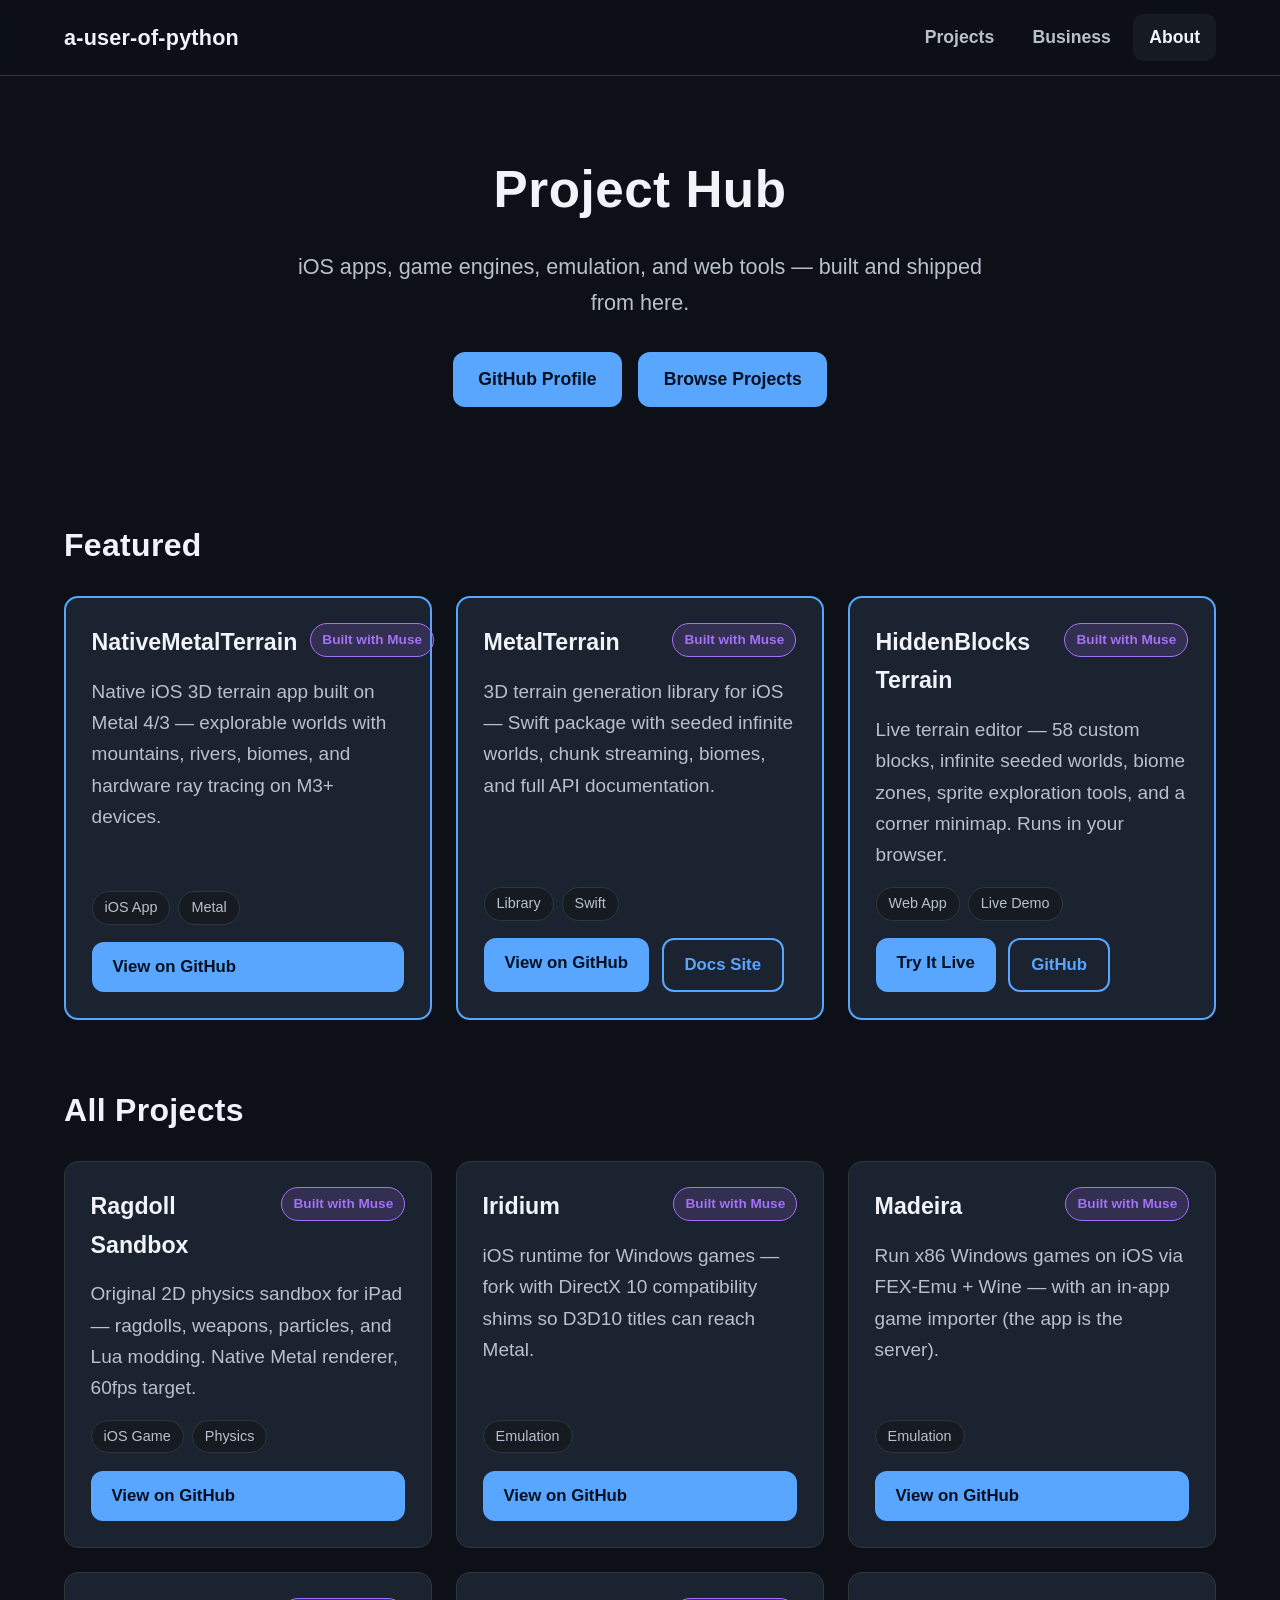
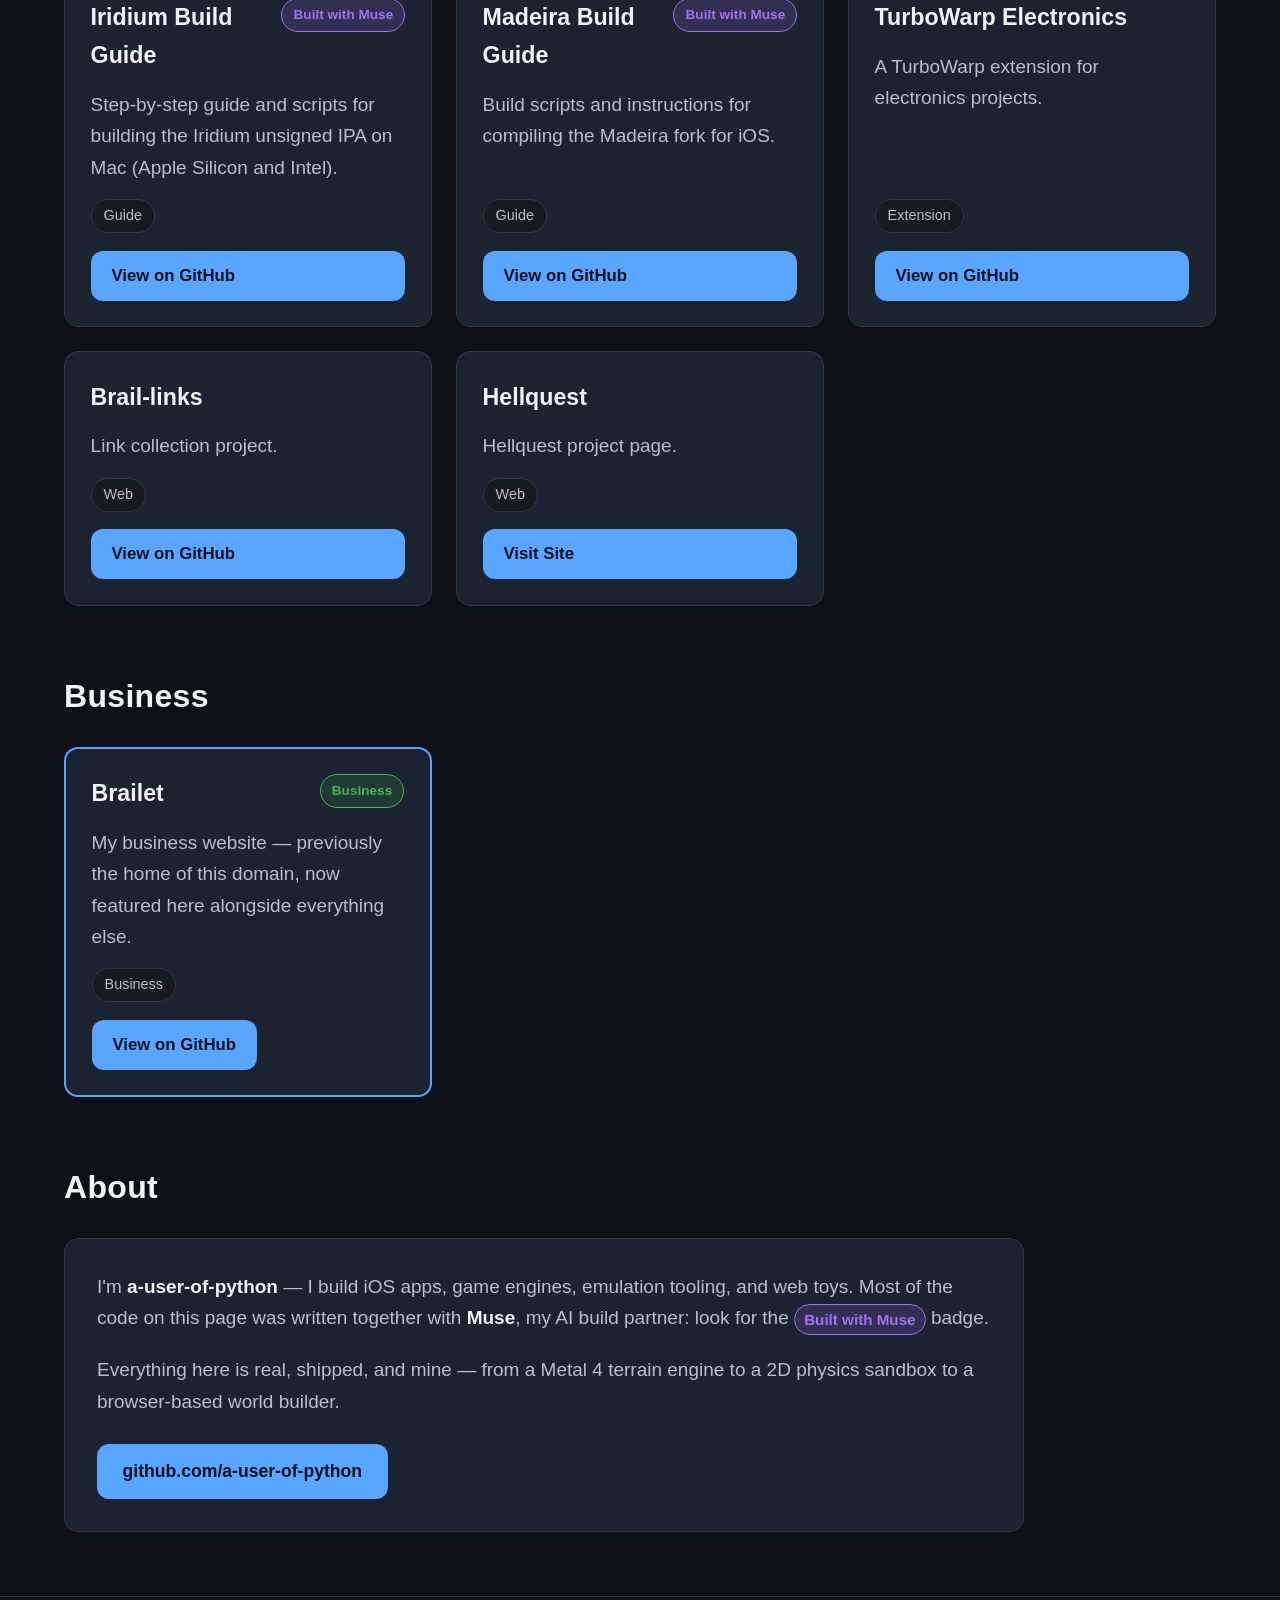
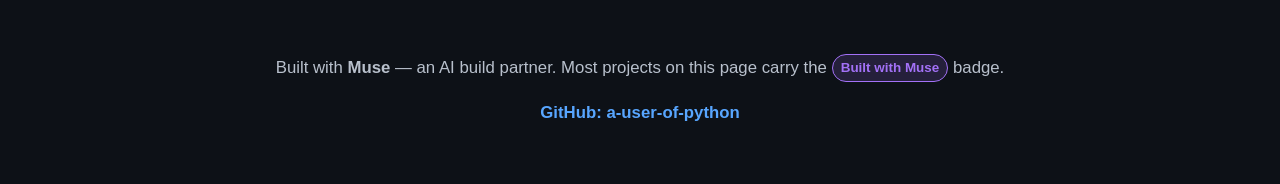
<file: index.html>
<!DOCTYPE html>
<html lang="en">
<head>
<meta charset="UTF-8">
<meta name="viewport" content="width=device-width, initial-scale=1.0">
<title>a-user-of-python — Project Hub</title>
<meta name="description" content="Projects, apps, libraries and emulators by a-user-of-python.">
<link rel="stylesheet" href="style.css">
</head>
<body>

<header class="site-header">
  <div class="header-inner">
    <a class="brand" href="#top">a-user-of-python</a>
    <nav class="site-nav" aria-label="Main navigation">
      <a href="#projects">Projects</a>
      <a href="#business">Business</a>
      <a href="#about">About</a>
    </nav>
  </div>
</header>

<main id="top">

  <!-- Hero -->
  <section class="hero">
    <h1>Project Hub</h1>
    <p class="lede">iOS apps, game engines, emulation, and web tools — built and shipped from here.</p>
    <div class="hero-links">
      <a class="btn btn-primary" href="https://github.com/a-user-of-python" target="_blank" rel="noopener">GitHub Profile</a>
      <a class="btn" href="#projects">Browse Projects</a>
    </div>
  </section>

  <!-- Featured -->
  <section class="section" id="featured" aria-labelledby="featured-heading">
    <h2 id="featured-heading">Featured</h2>
    <div class="card-grid featured-grid">

      <article class="card featured-card">
        <div class="card-top">
          <h3>NativeMetalTerrain</h3>
          <span class="badge badge-muse">Built with Muse</span>
        </div>
        <p>Native iOS 3D terrain app built on Metal 4/3 — explorable worlds with mountains, rivers, biomes, and hardware ray tracing on M3+ devices.</p>
        <div class="tags"><span class="tag">iOS App</span><span class="tag">Metal</span></div>
        <a class="btn btn-card" href="https://github.com/a-user-of-python/NativeMetalTerrain" target="_blank" rel="noopener">View on GitHub</a>
      </article>

      <article class="card featured-card">
        <div class="card-top">
          <h3>MetalTerrain</h3>
          <span class="badge badge-muse">Built with Muse</span>
        </div>
        <p>3D terrain generation library for iOS — Swift package with seeded infinite worlds, chunk streaming, biomes, and full API documentation.</p>
        <div class="tags"><span class="tag">Library</span><span class="tag">Swift</span></div>
        <div class="card-actions">
          <a class="btn btn-card" href="https://github.com/a-user-of-python/MetalTerrain" target="_blank" rel="noopener">View on GitHub</a>
          <a class="btn btn-card btn-ghost" href="https://a-user-of-python.github.io/MetalTerrain" target="_blank" rel="noopener">Docs Site</a>
        </div>
      </article>

      <article class="card featured-card">
        <div class="card-top">
          <h3>HiddenBlocks Terrain</h3>
          <span class="badge badge-muse">Built with Muse</span>
        </div>
        <p>Live terrain editor — 58 custom blocks, infinite seeded worlds, biome zones, sprite exploration tools, and a corner minimap. Runs in your browser.</p>
        <div class="tags"><span class="tag">Web App</span><span class="tag">Live Demo</span></div>
        <div class="card-actions">
          <a class="btn btn-card" href="https://a-user-of-python.github.io/hiddenblocks.github.io/editor.html" target="_blank" rel="noopener">Try It Live</a>
          <a class="btn btn-card btn-ghost" href="https://github.com/a-user-of-python/hiddenblocks.github.io" target="_blank" rel="noopener">GitHub</a>
        </div>
      </article>

    </div>
  </section>

  <!-- All projects -->
  <section class="section" id="projects" aria-labelledby="projects-heading">
    <h2 id="projects-heading">All Projects</h2>
    <div class="card-grid">

      <article class="card">
        <div class="card-top">
          <h3>Ragdoll Sandbox</h3>
          <span class="badge badge-muse">Built with Muse</span>
        </div>
        <p>Original 2D physics sandbox for iPad — ragdolls, weapons, particles, and Lua modding. Native Metal renderer, 60fps target.</p>
        <div class="tags"><span class="tag">iOS Game</span><span class="tag">Physics</span></div>
        <a class="btn btn-card" href="https://github.com/a-user-of-python/ragdoll-sandbox" target="_blank" rel="noopener">View on GitHub</a>
      </article>

      <article class="card">
        <div class="card-top">
          <h3>Iridium</h3>
          <span class="badge badge-muse">Built with Muse</span>
        </div>
        <p>iOS runtime for Windows games — fork with DirectX 10 compatibility shims so D3D10 titles can reach Metal.</p>
        <div class="tags"><span class="tag">Emulation</span></div>
        <a class="btn btn-card" href="https://github.com/a-user-of-python/iridium" target="_blank" rel="noopener">View on GitHub</a>
      </article>

      <article class="card">
        <div class="card-top">
          <h3>Madeira</h3>
          <span class="badge badge-muse">Built with Muse</span>
        </div>
        <p>Run x86 Windows games on iOS via FEX-Emu + Wine — with an in-app game importer (the app is the server).</p>
        <div class="tags"><span class="tag">Emulation</span></div>
        <a class="btn btn-card" href="https://github.com/a-user-of-python/Madeira" target="_blank" rel="noopener">View on GitHub</a>
      </article>

      <article class="card">
        <div class="card-top">
          <h3>Iridium Build Guide</h3>
          <span class="badge badge-muse">Built with Muse</span>
        </div>
        <p>Step-by-step guide and scripts for building the Iridium unsigned IPA on Mac (Apple Silicon and Intel).</p>
        <div class="tags"><span class="tag">Guide</span></div>
        <a class="btn btn-card" href="https://github.com/a-user-of-python/iridium-build-guide" target="_blank" rel="noopener">View on GitHub</a>
      </article>

      <article class="card">
        <div class="card-top">
          <h3>Madeira Build Guide</h3>
          <span class="badge badge-muse">Built with Muse</span>
        </div>
        <p>Build scripts and instructions for compiling the Madeira fork for iOS.</p>
        <div class="tags"><span class="tag">Guide</span></div>
        <a class="btn btn-card" href="https://github.com/a-user-of-python/madeira-build-guide" target="_blank" rel="noopener">View on GitHub</a>
      </article>

      <article class="card">
        <div class="card-top">
          <h3>TurboWarp Electronics</h3>
        </div>
        <p>A TurboWarp extension for electronics projects.</p>
        <div class="tags"><span class="tag">Extension</span></div>
        <a class="btn btn-card" href="https://github.com/a-user-of-python/turbowarp-electronics" target="_blank" rel="noopener">View on GitHub</a>
      </article>

      <article class="card">
        <div class="card-top">
          <h3>Brail-links</h3>
        </div>
        <p>Link collection project.</p>
        <div class="tags"><span class="tag">Web</span></div>
        <a class="btn btn-card" href="https://github.com/a-user-of-python/Brail-links" target="_blank" rel="noopener">View on GitHub</a>
      </article>

      <article class="card">
        <div class="card-top">
          <h3>Hellquest</h3>
        </div>
        <p>Hellquest project page.</p>
        <div class="tags"><span class="tag">Web</span></div>
        <a class="btn btn-card" href="https://hellquest.github.io" target="_blank" rel="noopener">Visit Site</a>
      </article>

    </div>
  </section>

  <!-- Business -->
  <section class="section" id="business" aria-labelledby="business-heading">
    <h2 id="business-heading">Business</h2>
    <div class="card-grid">
      <article class="card featured-card">
        <div class="card-top">
          <h3>Brailet</h3>
          <span class="badge badge-business">Business</span>
        </div>
        <p>My business website — previously the home of this domain, now featured here alongside everything else.</p>
        <div class="tags"><span class="tag">Business</span></div>
        <div class="card-actions">
          <a class="btn btn-card" href="https://github.com/a-user-of-python/brailet" target="_blank" rel="noopener">View on GitHub</a>
        </div>
      </article>
    </div>
  </section>

  <!-- About -->
  <section class="section" id="about" aria-labelledby="about-heading">
    <h2 id="about-heading">About</h2>
    <div class="about-box">
      <p>I'm <strong>a-user-of-python</strong> — I build iOS apps, game engines, emulation tooling, and web toys. Most of the code on this page was written together with <strong>Muse</strong>, my AI build partner: look for the <span class="badge badge-muse badge-inline">Built with Muse</span> badge.</p>
      <p>Everything here is real, shipped, and mine — from a Metal 4 terrain engine to a 2D physics sandbox to a browser-based world builder.</p>
      <a class="btn" href="https://github.com/a-user-of-python" target="_blank" rel="noopener">github.com/a-user-of-python</a>
    </div>
  </section>

</main>

<footer class="site-footer">
  <p>Built with <strong>Muse</strong> — an AI build partner. Most projects on this page carry the <span class="badge badge-muse badge-inline">Built with Muse</span> badge.</p>
  <p><a href="https://github.com/a-user-of-python" target="_blank" rel="noopener">GitHub: a-user-of-python</a></p>
</footer>

<script src="script.js"></script>
</body>
</html>
</file>
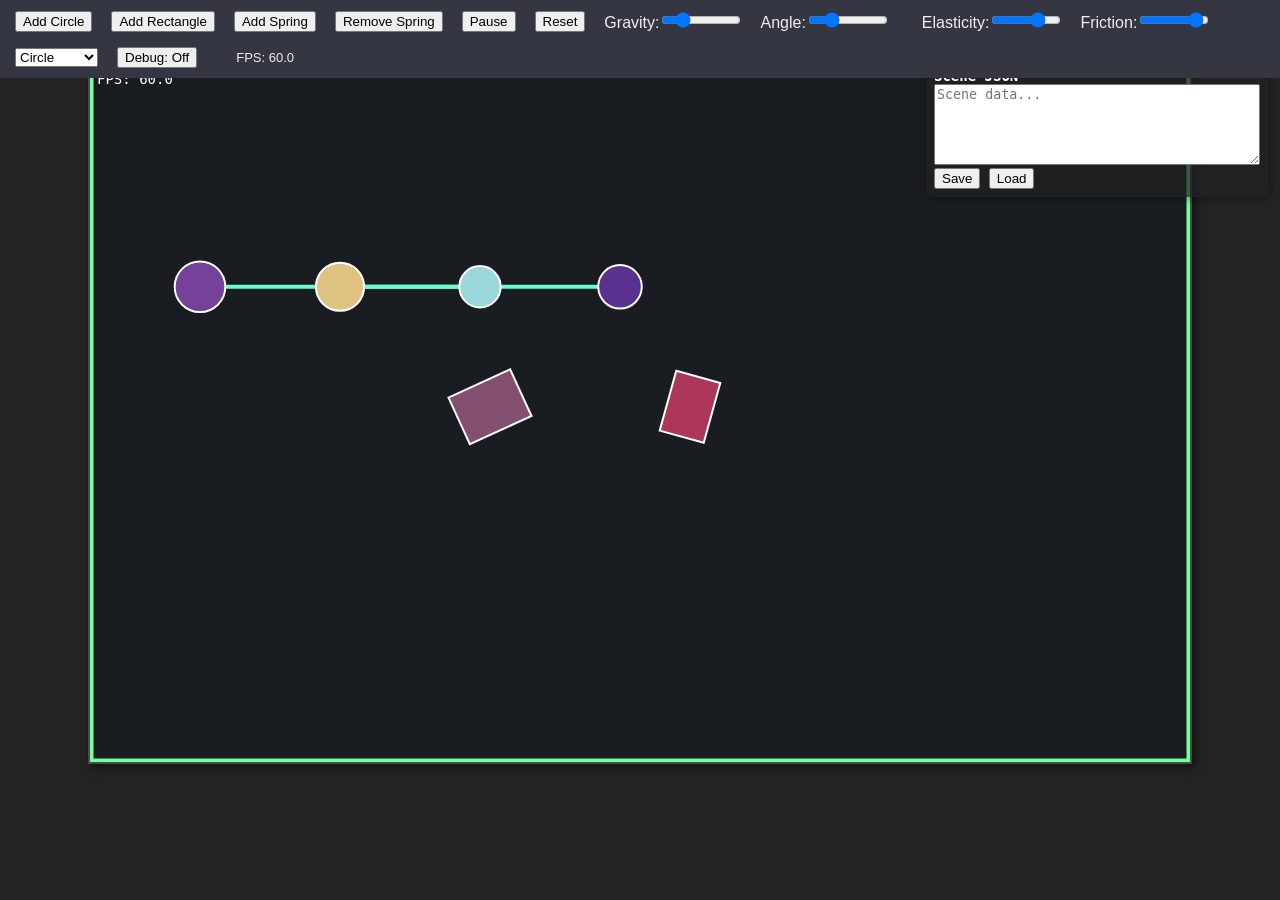
<file: advanced-2d-physics-simulator.html>
<!DOCTYPE html>
<html lang="en">
<head>
  <meta charset="UTF-8">
  <title>Advanced 2D Physics Simulator</title>
  <style>
    body { margin: 0; background: #232323; color: #eee; font-family: sans-serif; }
    #controls {
      padding: 10px 5px 10px 15px;
      background: #343642;
      position: fixed;
      top: 0; left: 0; width: 100%;
      z-index: 10;
      display: flex; flex-wrap: wrap; align-items: center; gap: 15px;
    }
    #controls button, #controls select, #controls input[type="range"] {
      margin-right: 4px;
    }
    #canvasWrapper {
      position:relative;
      margin-top:60px;
    }
    #simCanvas {
      display: block; margin: auto;
      background: #191c20; border: 2px solid #555c;
      box-shadow: 3px 3px 8px #0008;
    }
    #saveLoadArea {
      position: fixed; right: 12px; top: 60px;
      background: #222b;
      color: #fff;
      border-radius: 8px; padding: 8px;
      box-shadow: 2px 2px 8px #0005;
      font-family: monospace;
      font-size: 14px;
    }
  </style>
</head>
<body>
  <div id="controls">
    <button id="addCircle" title="Add a circle at random position with random size">Add Circle</button>
    <button id="addRect" title="Add a rectangle at random position with random size">Add Rectangle</button>
    <button id="addSpring">Add Spring</button>
    <button id="removeSpring" title="Click on a spring line to remove.">Remove Spring</button>
    <button id="pauseBtn">Pause</button>
    <button id="resetBtn">Reset</button>
    <label>Gravity:<input type="range" id="gravityMag" min="0" max="3" step="0.01" value="0.65" style="width:80px"></label>
    <label>Angle:<input type="range" id="gravityAng" min="0" max="360" step="1" value="90" style="width:80px"></label>
    <span id="gravityLab"></span>
    <label>Elasticity:<input type="range" id="elasticRange" min="0.3" max="1" step="0.01" value="0.8" style="width:70px"></label>
    <label>Friction:<input type="range" id="fricRange" min="0.88" max="0.99" step="0.01" value="0.98" style="width:70px"></label>
    <select id="shapeSelect"><option>Circle</option><option>Rectangle</option></select>
    <button id="debugBtn">Debug: Off</button>
    <span id="fpsLabel" style="font-size: 13px; margin-left:20px;"></span>
    <span id="mouseLab"></span>
  </div>
  <div id="canvasWrapper">
    <canvas id="simCanvas" width="1100" height="700"></canvas>
    <div id="saveLoadArea">
      <b>Scene JSON</b><br>
      <textarea id="sceneJSON" rows="5" cols="38" placeholder="Scene data..."></textarea><br>
      <button id="saveSceneBtn">Save</button>
      <button id="loadSceneBtn">Load</button>
    </div>
  </div>
<script>
// =============== Utility Functions ===============
function randColor() {
  const c = () => Math.floor(Math.random()*180+50);
  return `rgb(${c()},${c()},${c()})`;
}
function clamp(v, min, max) { return Math.max(min, Math.min(v, max)); }
function lerp(a,b,t) { return a+(b-a)*t; }
function vlen(x, y) { return Math.sqrt(x*x + y*y); }
function dist(ax, ay, bx, by) { return Math.sqrt((ax-bx)**2 + (ay-by)**2); }
function rotate(x, y, a) {
  return {x:x*Math.cos(a)-y*Math.sin(a), y:x*Math.sin(a)+y*Math.cos(a)};
}
function angleBetween(ax, ay, bx, by) {
  return Math.atan2(by-ay, bx-ax);
}
// =============== Physics Classes ===============
// --- Body base class ---
class Body {
  constructor(type, x, y, w, h, angle=0) {
    this.type=type; // 'circle'|'rect'
    this.x=x; this.y=y;
    this.vx=0; this.vy=0;
    this.angle=angle; // radians
    this.angVel=0;
    this.mass = (type==='circle') ? Math.PI*(w/2)**2*0.01 : w*h*0.01;
    this.invMass = 1/this.mass;
    this.radius = (type==='circle')?w/2:0;
    this.w = w;
    this.h = h;
    this.color = randColor();
    this.elastic = 0.8;
    this.fric = 0.98;
    this.trail = [];
    this.selected = false;
    this.dragged = false;
    this.fx = 0; this.fy = 0; // force accumulators
    this.lockRotation = (type==='rect'?false:true);
  }
  getVertices() {
    if (this.type==='rect') {
      let hw = this.w/2, hh=this.h/2;
      let verts = [
        {x: hw, y: hh},
        {x:-hw, y: hh},
        {x:-hw, y:-hh},
        {x: hw, y:-hh}
      ];
      let v2=[];
      for(let v of verts) {
        let r = rotate(v.x, v.y, this.angle);
        v2.push({x:this.x+r.x, y:this.y+r.y});
      }
      return v2;
    }
    return [];
  }
}

// --- Spring ---
class Spring {
  constructor(a,b,len,springK=0.12){
    this.a=a;this.b=b;
    this.len = len;
    this.k = springK;
  }
}

// =============== Simulator State ===============
const canvas = document.getElementById('simCanvas');
const ctx = canvas.getContext('2d');
const FPS = 60;
let paused = false;
let bodies = [];
let springs = [];
let debugDraw=false;
let lastTimestamp = null;
let boundary = {w:canvas.width, h:canvas.height};

let gravityMag = parseFloat(document.getElementById('gravityMag').value);
let gravityAng = parseInt(document.getElementById('gravityAng').value) * Math.PI/180;
let gravity = {x: Math.cos(gravityAng)*gravityMag, y: Math.sin(gravityAng)*gravityMag};
let elasticity = parseFloat(document.getElementById('elasticRange').value);
let friction = parseFloat(document.getElementById('fricRange').value);
// =============== Scene IO ===============
function saveScene() {
  const scene = {
    bodies: bodies.map(b=>{
      return {
        type: b.type, x:b.x, y:b.y, w:b.w, h:b.h, angle:b.angle,
        vx:b.vx, vy:b.vy, angVel:b.angVel, color:b.color, elastic:b.elastic, fric:b.fric
      };
    }),
    springs: springs.map(s=>{
      return {ai: bodies.indexOf(s.a), bi: bodies.indexOf(s.b), len: s.len, k:s.k};
    }),
    gravityMag, gravityAng, elasticity, friction
  };
  document.getElementById('sceneJSON').value = JSON.stringify(scene,null,2);
}
function loadScene() {
  let json=document.getElementById('sceneJSON').value;
  try{
    let s = JSON.parse(json);
    bodies=[];
    springs=[];
    for(let b of s.bodies){
      let body = new Body(b.type,b.x,b.y,b.w,b.h,b.angle);
      Object.assign(body, b);
      bodies.push(body);
    }
    for(let sp of s.springs){
      let a = bodies[sp.ai], b = bodies[sp.bi];
      springs.push(new Spring(a,b,sp.len,sp.k));
    }
    gravityMag = s.gravityMag??gravityMag;
    gravityAng = s.gravityAng??gravityAng;
    elasticity = s.elasticity??elasticity;
    friction = s.friction??friction;
    document.getElementById('gravityMag').value = gravityMag;
    document.getElementById('gravityAng').value = Math.round(gravityAng*180/Math.PI);
    document.getElementById('elasticRange').value = elasticity;
    document.getElementById('fricRange').value = friction;
    updateGravity();
  }catch(e){alert('Invalid scene JSON');}
}
// =============== Controls ===============
function updateGravity(){
  gravityAng = parseInt(document.getElementById('gravityAng').value)*Math.PI/180;
  gravityMag = parseFloat(document.getElementById('gravityMag').value);
  gravity = {x: Math.cos(gravityAng)*gravityMag, y: Math.sin(gravityAng)*gravityMag};
  document.getElementById('gravityLab').innerText = `(${gravity.x.toFixed(2)}, ${gravity.y.toFixed(2)})`;
}
document.getElementById('gravityMag').oninput = updateGravity;
document.getElementById('gravityAng').oninput = updateGravity;
document.getElementById('elasticRange').oninput = ()=>{
  elasticity=parseFloat(document.getElementById('elasticRange').value);
  bodies.forEach(b=>b.elastic=elasticity);
};
document.getElementById('fricRange').oninput = ()=>{
  friction = parseFloat(document.getElementById('fricRange').value);
  bodies.forEach(b=>b.fric=friction);
};
document.getElementById('pauseBtn').onclick = ()=>{
  paused=!paused;
  document.getElementById('pauseBtn').textContent = paused?"Resume":"Pause";
};
document.getElementById('resetBtn').onclick = ()=>{
  bodies=[]; springs=[];
};
document.getElementById('addCircle').onclick = ()=>{
  let w = Math.random()*38+16;
  let x = Math.random()*(boundary.w-100)+50, y = Math.random()*(boundary.h-160)+80;
  let c = new Body("circle",x,y,w,w);
  c.elastic=elasticity;c.fric=friction;
  bodies.push(c);
};
document.getElementById('addRect').onclick = ()=>{
  let w = Math.random()*36+30, h=Math.random()*32+24;
  let x = Math.random()*(boundary.w-110)+60, y = Math.random()*(boundary.h-170)+90;
  let r = new Body("rect",x,y,w,h,Math.random()*Math.PI*2);
  r.elastic=elasticity;r.fric=friction;
  bodies.push(r);
};
let springMode = false, removeSpringMode=false;
document.getElementById('addSpring').onclick = ()=>{springMode=true; removeSpringMode=false;}
document.getElementById('removeSpring').onclick = ()=>{removeSpringMode=true; springMode=false;}
document.getElementById('debugBtn').onclick = ()=>{
  debugDraw = !debugDraw;
  document.getElementById('debugBtn').textContent = "Debug: "+(debugDraw?"On":"Off");
};
document.getElementById('saveSceneBtn').onclick = saveScene;
document.getElementById('loadSceneBtn').onclick = loadScene;
// =============== Mouse and Drag ===============
let selectedBody = null, offsetX=0, offsetY=0;
let mouse = {x:0, y:0, down:false};
canvas.onmousedown = function(e){
  mouse.down = true;
  let rect = canvas.getBoundingClientRect();
  mouse.x = e.clientX-rect.left;
  mouse.y = e.clientY-rect.top;
  if(springMode||removeSpringMode) return;
  for(let b of bodies.slice().reverse()){
    if(b.type==="circle"){
      if(dist(mouse.x,mouse.y,b.x,b.y)<=b.radius){
        selectedBody = b;
        offsetX=mouse.x-b.x;
        offsetY=mouse.y-b.y;
        b.dragged=true;
        b.angVel=0; break;
      }
    }else{
      // Rectangle point-in-rotated-rect
      let verts = b.getVertices();
      let cnt=0;
      for(let i=0;i<4;i++) {
        let va = verts[i], vb = verts[(i+1)%4];
        let dx=vb.x-va.x,dy=vb.y-va.y;
        let px=mouse.x-va.x, py=mouse.y-va.y;
        let cross = dx*py-dy*px;
        if (cross<0) cnt++;
      }
      if(cnt===4){
        selectedBody = b;
        offsetX=mouse.x-b.x; offsetY=mouse.y-b.y;
        b.dragged=true; b.angVel=0; break;
      }
    }
  }
};
canvas.onmouseup = function(e){
  mouse.down = false;
  if(selectedBody) {
    selectedBody.dragged=false;
    // transfer velocity
    selectedBody.vx=(mouse.x-selectedBody.x)*0.18;
    selectedBody.vy=(mouse.y-selectedBody.y)*0.18;
    selectedBody = null;
  }
  if(springMode||removeSpringMode){
    springMode=false; removeSpringMode=false;
    document.getElementById('addSpring').disabled=false;
    document.getElementById('removeSpring').disabled=false;
  }
};
canvas.onmousemove = function(e){
  let rect = canvas.getBoundingClientRect();
  mouse.x = e.clientX-rect.left;
  mouse.y = e.clientY-rect.top;
  if(selectedBody && selectedBody.dragged) {
    selectedBody.x = clamp(mouse.x-offsetX,selectedBody.radius??selectedBody.w/2,boundary.w-(selectedBody.radius??selectedBody.w/2));
    selectedBody.y = clamp(mouse.y-offsetY,selectedBody.radius??selectedBody.h/2,boundary.h-(selectedBody.radius??selectedBody.h/2));
  }
};
canvas.onclick = function(e){
  let rect = canvas.getBoundingClientRect();
  let mx = e.clientX-rect.left, my = e.clientY-rect.top;
  if(springMode){
    let selA=null, selB=null;
    for(let b of bodies){
      if(b.type==="circle" && dist(mx,my,b.x,b.y)<=b.radius){ if(!selA)selA=b;else{selB=b;break;} }
      if(b.type==="rect"){
        let verts = b.getVertices();
        let cnt=0;
        for(let i=0;i<4;i++) {
          let va = verts[i], vb = verts[(i+1)%4];
          let dx=vb.x-va.x,dy=vb.y-va.y;
          let px=mx-va.x, py=my-va.y;
          let cross = dx*py-dy*px;
          if (cross<0) cnt++;
        }
        if(cnt===4){if(!selA)selA=b;else{selB=b;break;}}
      }
    }
    if(selA&&selB&&selA!==selB){
      let sp = new Spring(selA,selB,dist(selA.x,selA.y,selB.x,selB.y));
      springs.push(sp);
      springMode=false;
    }
  }else if(removeSpringMode){
    for(let i=0;i<springs.length;++i){
      let s = springs[i];
      let ax=s.a.x, ay=s.a.y, bx=s.b.x, by=s.b.y;
      let d = Math.abs((mx-ax)*(by-ay)-(my-ay)*(bx-ax))/dist(ax,ay,bx,by);
      if(d<12){
        springs.splice(i,1);
        removeSpringMode=false;
        break;
      }
    }
  }
};
// =============== Physics Engine ===============
// --- collision circle vs circle ---
function resolveCircleCircle(a, b){
  let dx = b.x-a.x, dy = b.y-a.y, distAB = Math.sqrt(dx*dx+dy*dy);
  let rsum = a.radius+b.radius;
  if(distAB<rsum){
    // resolve overlap
    let overlap = rsum-distAB;
    let nx=dx/distAB, ny=dy/distAB;
    let tmass = a.mass+b.mass;
    a.x -= nx*overlap*b.mass/tmass;
    a.y -= ny*overlap*b.mass/tmass;
    b.x += nx*overlap*a.mass/tmass;
    b.y += ny*overlap*a.mass/tmass;
    // velocities along normal, 1D elastic collision
    let vaN = a.vx*nx+a.vy*ny, vbN = b.vx*nx+b.vy*ny;
    let vaT = -a.vx*ny+a.vy*nx, vbT = -b.vx*ny+b.vy*nx;
    let ea=a.elastic, eb=b.elastic;
    let vNa = (vaN*(a.mass-b.mass) + 2*b.mass*vbN)/(a.mass+b.mass);
    let vNb = (vbN*(b.mass-a.mass) + 2*a.mass*vaN)/(a.mass+b.mass);
    a.vx = vNa*nx+vaT*-ny; a.vy = vNa*ny+vaT*nx;
    b.vx = vNb*nx+vbT*-ny; b.vy = vNb*ny+vbT*nx;
    a.vx *= ea; b.vx *= eb;
    a.vy *= ea; b.vy *= eb;
  }
}
// --- collision rect vs rect (SAT, rough)---
function resolveRectRect(A,B) {
  // Separating Axis Theorem, only vertices
  let vertsA = A.getVertices(), vertsB = B.getVertices();
  let axes = [];
  for(let i=0;i<4;++i){
    let va = vertsA[i], va2=vertsA[(i+1)%4];
    axes.push({x:va2.x-va.x, y:va2.y-va.y});
    let vb = vertsB[i], vb2=vertsB[(i+1)%4];
    axes.push({x:vb2.x-vb.x, y:vb2.y-vb.y});
  }
  let overlap=Infinity, fixAxis=null;
  for(let ax of axes){
    let len = Math.sqrt(ax.x*ax.x+ax.y*ax.y);
    let nx = ax.x/len, ny=ax.y/len;
    let minA=Infinity,maxA=-Infinity,minB=Infinity,maxB=-Infinity;
    for(let v of vertsA){
      let p = v.x*nx + v.y*ny;
      minA=Math.min(p,minA);maxA=Math.max(p,maxA);
    }
    for(let v of vertsB){
      let p = v.x*nx + v.y*ny;
      minB=Math.min(p,minB);maxB=Math.max(p,maxB);
    }
    let o = Math.min(maxA,maxB)-Math.max(minA,minB);
    if(o<0){return;} // no collision
    if(o<overlap){overlap=o;fixAxis={x:nx,y:ny};}
  }
  // resolve overlap
  let tmass=A.mass+B.mass;
  A.x -= fixAxis.x*overlap*B.mass/tmass;
  A.y -= fixAxis.y*overlap*B.mass/tmass;
  B.x += fixAxis.x*overlap*A.mass/tmass;
  B.y += fixAxis.y*overlap*A.mass/tmass;
  // Velocity along normal
  let vaN=A.vx*fixAxis.x+A.vy*fixAxis.y;
  let vbN=B.vx*fixAxis.x+B.vy*fixAxis.y;
  let ea=A.elastic,eb=B.elastic;
  let vNa = (vaN*(A.mass-B.mass)+2*B.mass*vbN)/(A.mass+B.mass);
  let vNb = (vbN*(B.mass-A.mass)+2*A.mass*vaN)/(A.mass+B.mass);
  A.vx = vNa*fixAxis.x+A.vy*fixAxis.y; A.vy = vNa*fixAxis.y+A.vy*fixAxis.x;
  B.vx = vNb*fixAxis.x+B.vy*fixAxis.y; B.vy = vNb*fixAxis.y+B.vy*fixAxis.x;
  A.vx *= ea; B.vx *= eb; A.vy *= ea; B.vy *= eb;
}
// --- collision circle vs rect ---
function resolveCircleRect(c, r){
  let verts=r.getVertices();
  let closest=null, distMin=Infinity;
  for(let i=0;i<verts.length;++i){
    let d = dist(verts[i].x,verts[i].y,c.x,c.y);
    if(d<distMin){distMin=d; closest=verts[i];}
  }
  // project circle center onto closest rectangle edge
  let lines = [];
  for(let i=0;i<4;++i) lines.push([verts[i],verts[(i+1)%4]]);
  for(let ln of lines){
    let ax=ln[0].x, ay=ln[0].y, bx=ln[1].x, by=ln[1].y;
    let dx=bx-ax, dy=by-ay;
    let t = clamp(((c.x-ax)*dx+(c.y-ay)*dy)/(dx*dx+dy*dy),0,1);
    let px=ax+dx*t, py=ay+dy*t;
    let d = dist(c.x,c.y,px,py);
    if(d<c.radius){
      // Move circle out
      let nx = (c.x-px)/d, ny=(c.y-py)/d;
      c.x = px + nx*c.radius;
      c.y = py + ny*c.radius;
      // Velocity bounce
      let vn = c.vx*nx + c.vy*ny;
      c.vx -= 2*vn*nx;
      c.vy -= 2*vn*ny;
      c.vx *= c.elastic;
      c.vy *= c.elastic;
      // If rectangle is not locked
      if(!r.lockRotation){
        r.vx -= c.vx*r.mass/(c.mass+r.mass);
        r.vy -= c.vy*r.mass/(c.mass+r.mass);
        r.angVel += ((px-r.x)*ny-(py-r.y)*nx)*0.033;
      }
    }
  }
}
// --- walls (axis-aligned) ---
function resolveWall(b){
  if(b.type==="circle"){
    if(b.x-b.radius<0){
      b.x=b.radius; b.vx*=-b.elastic;
    }else if(b.x+b.radius>boundary.w){
      b.x=boundary.w-b.radius; b.vx*=-b.elastic;
    }
    if(b.y-b.radius<0){
      b.y=b.radius; b.vy*=-b.elastic;
    }else if(b.y+b.radius>boundary.h){
      b.y = boundary.h-b.radius; b.vy*=-b.elastic;
    }
  }else{
    let verts = b.getVertices();
    let offx=0,offy=0;
    for(let v of verts){
      if(v.x<0) offx=Math.max(offx,-v.x);
      if(v.x>boundary.w) offx=Math.min(offx,boundary.w-v.x);
      if(v.y<0) offy=Math.max(offy,-v.y);
      if(v.y>boundary.h) offy=Math.min(offy,boundary.h-v.y);
    }
    if(Math.abs(offx)>0||Math.abs(offy)>0){
      b.x+=offx; b.y+=offy;
      b.vx*=-b.elastic;
      b.vy*=-b.elastic;
    }
  }
}
// --- update physics ---
function updatePhysics(dt){
  // Apply gravity, update motion
  for(let b of bodies){
    if(!b.dragged){
      b.vx+=gravity.x;
      b.vy+=gravity.y;
      b.x+=b.vx*dt;
      b.y+=b.vy*dt;
      b.angle+=b.angVel*dt;
      b.vx*=b.fric;
      b.vy*=b.fric;
      b.angVel*=0.99;
      // Trails
      b.trail.push({x:b.x,y:b.y});
      if(b.trail.length>12) b.trail.shift();
    }
    resolveWall(b);
  }
  // Springs
  for(let s of springs){
    let dx = s.b.x-s.a.x, dy=s.b.y-s.a.y;
    let d = Math.sqrt(dx*dx+dy*dy);
    let f = (d-s.len)*s.k;
    let fx = (dx/d)*f, fy=(dy/d)*f;
    s.a.vx += fx*s.a.invMass;
    s.a.vy += fy*s.a.invMass;
    s.b.vx -= fx*s.b.invMass;
    s.b.vy -= fy*s.b.invMass;
    // Angular (for rects)
    if(s.a.type==='rect') s.a.angVel -= fx*0.001;
    if(s.b.type==='rect') s.b.angVel += fx*0.001;
  }
  // Collisions
  for(let i=0;i<bodies.length;++i){
    let a = bodies[i];
    for(let j=i+1;j<bodies.length;++j){
      let b = bodies[j];
      if(a.type==='circle'&&b.type==='circle') resolveCircleCircle(a,b);
      else if(a.type==='rect'&&b.type==='rect') resolveRectRect(a,b);
      else if(a.type==='circle'&&b.type==='rect') resolveCircleRect(a,b);
      else if(a.type==='rect'&&b.type==='circle') resolveCircleRect(b,a);
    }
  }
}
// =============== Drawing ===============
function draw(){
  ctx.clearRect(0,0,canvas.width,canvas.height);
  if(debugDraw) drawGrid();
  // Draw springs
  for(let s of springs){
    ctx.beginPath();
    ctx.moveTo(s.a.x,s.a.y);
    ctx.lineTo(s.b.x,s.b.y);
    ctx.strokeStyle = "#66ffcc";
    ctx.lineWidth = 4;
    ctx.stroke();
    if(debugDraw) {
      ctx.save();
      ctx.globalAlpha=0.4;
      ctx.beginPath();
      ctx.arc((s.a.x+s.b.x)/2,(s.a.y+s.b.y)/2,Math.abs(s.len-dist(s.a.x,s.a.y,s.b.x,s.b.y)),0,2*Math.PI);
      ctx.strokeStyle="#c2f";
      ctx.lineWidth=2;
      ctx.stroke();
      ctx.restore();
    }
  }
  // Draw bodies
  for(let b of bodies){
    if(b.type==="circle"){
      ctx.save();
      ctx.lineWidth=b.selected?5:2;
      ctx.strokeStyle="#fff";
      ctx.beginPath();
      ctx.arc(b.x,b.y,b.radius,0,2*Math.PI);
      ctx.fillStyle = b.color;
      ctx.fill();
      ctx.stroke();
      if(debugDraw){
        ctx.save();
        ctx.globalAlpha=0.25;
        ctx.strokeStyle="#fff";
        ctx.setLineDash([3,4]);
        ctx.beginPath();
        ctx.moveTo(b.x, b.y);
        ctx.lineTo(b.x+b.vx*2, b.y+b.vy*2);
        ctx.stroke();
        ctx.setLineDash([]);
        ctx.restore();
      }
      // Trails
      if(debugDraw){
        ctx.save();
        ctx.globalAlpha=0.3;
        for(let i=1;i<b.trail.length;++i){
          ctx.beginPath();
          ctx.moveTo(b.trail[i-1].x,b.trail[i-1].y);
          ctx.lineTo(b.trail[i].x,b.trail[i].y);
          ctx.strokeStyle=b.color;
          ctx.lineWidth=4;
          ctx.stroke();
        }
        ctx.restore();
      }
      ctx.restore();
    }else{
      ctx.save();
      ctx.lineWidth= b.selected?5:2;
      ctx.strokeStyle="#fff";
      ctx.fillStyle=b.color;
      ctx.beginPath();
      let verts = b.getVertices();
      ctx.moveTo(verts[0].x, verts[0].y);
      for(let v of verts)ctx.lineTo(v.x,v.y);
      ctx.closePath();
      ctx.fill();
      ctx.stroke();
      if(debugDraw){
        // Velocity vector
        ctx.save();
        ctx.globalAlpha=0.25;
        ctx.setLineDash([3,4]);
        ctx.strokeStyle="#fff";
        ctx.beginPath();
        ctx.moveTo(b.x,b.y);
        ctx.lineTo(b.x+b.vx*2, b.y+b.vy*2);
        ctx.stroke();
        ctx.setLineDash([]);
        ctx.restore();
        // Rotation axis
        ctx.save();
        ctx.globalAlpha=0.6;
        ctx.strokeStyle="#ff5";
        ctx.lineWidth=3;
        ctx.beginPath();
        ctx.moveTo(b.x, b.y);
        ctx.lineTo(b.x+Math.cos(b.angle)*18, b.y+Math.sin(b.angle)*18);
        ctx.stroke();
        ctx.restore();
        // Trails
        ctx.save();
        ctx.globalAlpha=0.3;
        for(let i=1;i<b.trail.length;++i){
          ctx.beginPath();
          ctx.moveTo(b.trail[i-1].x,b.trail[i-1].y);
          ctx.lineTo(b.trail[i].x,b.trail[i].y);
          ctx.strokeStyle=b.color;
          ctx.lineWidth=4;
          ctx.stroke();
        }
        ctx.restore();
      }
      ctx.restore();
    }
  }
  // Indicator for modes
  if(springMode){
    ctx.save();
    ctx.font="21px monospace";
    ctx.fillStyle="#ff0";
    ctx.fillText("Spring mode: Click 2 bodies",canvas.width-260,35);
    ctx.restore();
  }
  if(removeSpringMode){
    ctx.save();
    ctx.font="21px monospace";
    ctx.fillStyle="#f66";
    ctx.fillText("Remove spring: Click line",canvas.width-320,35);
    ctx.restore();
  }
  // Draw boundaries
  ctx.save();
  ctx.strokeStyle="#7f9";
  ctx.lineWidth=7;
  ctx.beginPath();
  ctx.rect(0,0,canvas.width,canvas.height);
  ctx.stroke();
  ctx.restore();
  // Draw FPS
  ctx.save();
  ctx.font="14px monospace";
  ctx.fillStyle="#fff";
  ctx.fillText("FPS: "+fps.toFixed(1),7,22);
  ctx.restore();
}
// =============== Debug/Visual ===============
function drawGrid(){
  ctx.save();
  ctx.globalAlpha=0.22;
  ctx.strokeStyle="#fff";
  ctx.lineWidth=1;
  for(let x=0;x<canvas.width;x+=45){
    ctx.beginPath();
    ctx.moveTo(x,0);ctx.lineTo(x,canvas.height);
    ctx.stroke();
  }
  for(let y=0;y<canvas.height;y+=45){
    ctx.beginPath();
    ctx.moveTo(0,y); ctx.lineTo(canvas.width,y);
    ctx.stroke();
  }
  ctx.restore();
}
// =============== Main Loop ===============
let fps=60, frametimes=[];
function loop(ts){
  if(lastTimestamp==null) lastTimestamp=ts;
  let dt = Math.max(0.014,Math.min(0.05,(ts-lastTimestamp)/1000.0));
  lastTimestamp=ts;
  if(!paused) updatePhysics(dt);
  draw();
  // FPS
  frametimes.push(dt); if(frametimes.length>30) frametimes.shift();
  fps = 1.0/(frametimes.reduce((a,b)=>a+b,0)/frametimes.length);
  requestAnimationFrame(loop);
}
requestAnimationFrame(loop);

// =============== Initial Scene ===============
for(let i=0;i<4;++i)
  bodies.push(new Body("circle",110+140*i,130+80,36+Math.random()*20,36+Math.random()*20));
for(let i=0;i<2;++i)
  bodies.push(new Body("rect",400+200*i,330,60+Math.random()*12,38+Math.random()*18,Math.random()*Math.PI));
// Demo springs
springs.push(new Spring(bodies[0],bodies[2],dist(bodies[0].x,bodies[0].y,bodies[2].x,bodies[2].y)));
springs.push(new Spring(bodies[3],bodies[1],dist(bodies[1].x,bodies[1].y,bodies[3].x,bodies[3].y)));
// =============== Visual Feedback ===============
setInterval(()=>{
  let str = "";
  if(mouse.down) str+=`Mouse: (${mouse.x.toFixed(1)},${mouse.y.toFixed(1)})`;
  if(selectedBody) str+=" | Dragging";
  document.getElementById('mouseLab').innerText = str;
  document.getElementById('fpsLabel').innerText = `FPS: ${fps.toFixed(1)}`;
  bodies.forEach(b=>b.selected=false);
  if(selectedBody) selectedBody.selected=true;
},90);
</script>
</body>
</html>
</file>
<file: style.css>
/* Project Hub — dark, high-contrast, large-type theme */

:root {
  --bg: #0d1117;
  --bg-soft: #161b22;
  --bg-card: #1c2330;
  --border: #30363d;
  --text: #f0f3f8;
  --text-dim: #b8c0cc;
  --accent: #58a6ff;
  --accent-hover: #79b8ff;
  --muse: #a371f7;
  --muse-bg: rgba(163, 113, 247, 0.16);
  --business: #3fb950;
  --business-bg: rgba(63, 185, 80, 0.14);
  --radius: 14px;
}

* { box-sizing: border-box; }

html { scroll-behavior: smooth; }

body {
  margin: 0;
  background: var(--bg);
  color: var(--text);
  font-family: -apple-system, BlinkMacSystemFont, "Segoe UI", Roboto, Helvetica, Arial, sans-serif;
  font-size: 19px;
  line-height: 1.65;
  -webkit-font-smoothing: antialiased;
}

/* ---------- Header ---------- */

.site-header {
  position: sticky;
  top: 0;
  z-index: 100;
  background: rgba(13, 17, 23, 0.92);
  backdrop-filter: blur(8px);
  border-bottom: 1px solid var(--border);
}

.header-inner {
  max-width: 1200px;
  margin: 0 auto;
  padding: 0.9rem 1.5rem;
  display: flex;
  align-items: center;
  justify-content: space-between;
  gap: 1rem;
}

.brand {
  color: var(--text);
  font-size: 1.35rem;
  font-weight: 700;
  text-decoration: none;
  letter-spacing: 0.01em;
}

.site-nav {
  display: flex;
  gap: 0.4rem;
}

.site-nav a {
  color: var(--text-dim);
  text-decoration: none;
  font-size: 1.1rem;
  font-weight: 600;
  padding: 0.55rem 1rem;
  border-radius: 10px;
}

.site-nav a:hover,
.site-nav a:focus-visible,
.site-nav a.active {
  color: var(--text);
  background: var(--bg-soft);
  outline: none;
}

/* ---------- Layout ---------- */

main {
  max-width: 1200px;
  margin: 0 auto;
  padding: 0 1.5rem 4rem;
}

.section {
  margin-top: 4rem;
  scroll-margin-top: 5.5rem;
}

.section h2 {
  font-size: 2rem;
  margin: 0 0 1.5rem;
  letter-spacing: 0.01em;
}

/* ---------- Hero ---------- */

.hero {
  text-align: center;
  padding: 4.5rem 1rem 3rem;
}

.hero h1 {
  font-size: 3.2rem;
  margin: 0 0 1rem;
  letter-spacing: 0.01em;
}

.lede {
  font-size: 1.35rem;
  color: var(--text-dim);
  max-width: 44rem;
  margin: 0 auto 2rem;
}

.hero-links {
  display: flex;
  gap: 1rem;
  justify-content: center;
  flex-wrap: wrap;
}

/* ---------- Buttons ---------- */

.btn {
  display: inline-block;
  background: var(--accent);
  color: #04101f;
  font-weight: 700;
  font-size: 1.1rem;
  padding: 0.8rem 1.6rem;
  border-radius: 12px;
  text-decoration: none;
  border: none;
  cursor: pointer;
}

.btn:hover,
.btn:focus-visible {
  background: var(--accent-hover);
  outline: none;
}

.btn-card {
  font-size: 1.05rem;
  padding: 0.7rem 1.3rem;
  margin-top: 1.1rem;
}

.btn-ghost {
  background: transparent;
  color: var(--accent);
  border: 2px solid var(--accent);
}

.btn-ghost:hover,
.btn-ghost:focus-visible {
  background: rgba(88, 166, 255, 0.12);
  color: var(--accent-hover);
}

/* ---------- Cards ---------- */

.card-grid {
  display: grid;
  grid-template-columns: repeat(auto-fill, minmax(330px, 1fr));
  gap: 1.5rem;
}

.card {
  background: var(--bg-card);
  border: 1px solid var(--border);
  border-radius: var(--radius);
  padding: 1.6rem;
  display: flex;
  flex-direction: column;
}

.card h3 {
  font-size: 1.45rem;
  margin: 0;
}

.card p {
  color: var(--text-dim);
  margin: 0.9rem 0 0;
  flex-grow: 1;
}

.card-top {
  display: flex;
  align-items: flex-start;
  justify-content: space-between;
  gap: 0.8rem;
}

.card-actions {
  display: flex;
  gap: 0.8rem;
  flex-wrap: wrap;
}

.featured-card {
  border-color: var(--accent);
  border-width: 2px;
}

/* ---------- Badges & tags ---------- */

.badge {
  display: inline-block;
  font-size: 0.85rem;
  font-weight: 700;
  padding: 0.3rem 0.7rem;
  border-radius: 999px;
  white-space: nowrap;
  flex-shrink: 0;
}

.badge-muse {
  background: var(--muse-bg);
  color: var(--muse);
  border: 1px solid var(--muse);
}

.badge-business {
  background: var(--business-bg);
  color: var(--business);
  border: 1px solid var(--business);
}

.badge-inline {
  font-size: 0.8em;
  padding: 0.15em 0.6em;
  vertical-align: middle;
}

.tags {
  display: flex;
  gap: 0.5rem;
  flex-wrap: wrap;
  margin-top: 1rem;
}

.tag {
  font-size: 0.9rem;
  color: var(--text-dim);
  background: var(--bg-soft);
  border: 1px solid var(--border);
  padding: 0.25rem 0.75rem;
  border-radius: 999px;
}

/* ---------- About ---------- */

.about-box {
  background: var(--bg-card);
  border: 1px solid var(--border);
  border-radius: var(--radius);
  padding: 2rem;
  max-width: 60rem;
}

.about-box p {
  margin: 0 0 1.2rem;
  color: var(--text-dim);
}

.about-box p strong { color: var(--text); }

.about-box .btn { margin-top: 0.5rem; }

/* ---------- Footer ---------- */

.site-footer {
  border-top: 1px solid var(--border);
  text-align: center;
  padding: 2.5rem 1.5rem;
  color: var(--text-dim);
  font-size: 1.05rem;
}

.site-footer a {
  color: var(--accent);
  text-decoration: none;
  font-weight: 600;
}

.site-footer a:hover { text-decoration: underline; }

/* ---------- Responsive ---------- */

@media (max-width: 700px) {
  body { font-size: 18px; }
  .hero h1 { font-size: 2.4rem; }
  .section h2 { font-size: 1.7rem; }
  .header-inner { padding: 0.7rem 1rem; }
  .site-nav a { padding: 0.5rem 0.7rem; font-size: 1rem; }
  main { padding: 0 1rem 3rem; }
  .card-grid { grid-template-columns: 1fr; }
}

@media (prefers-reduced-motion: reduce) {
  html { scroll-behavior: auto; }
}
</file>
